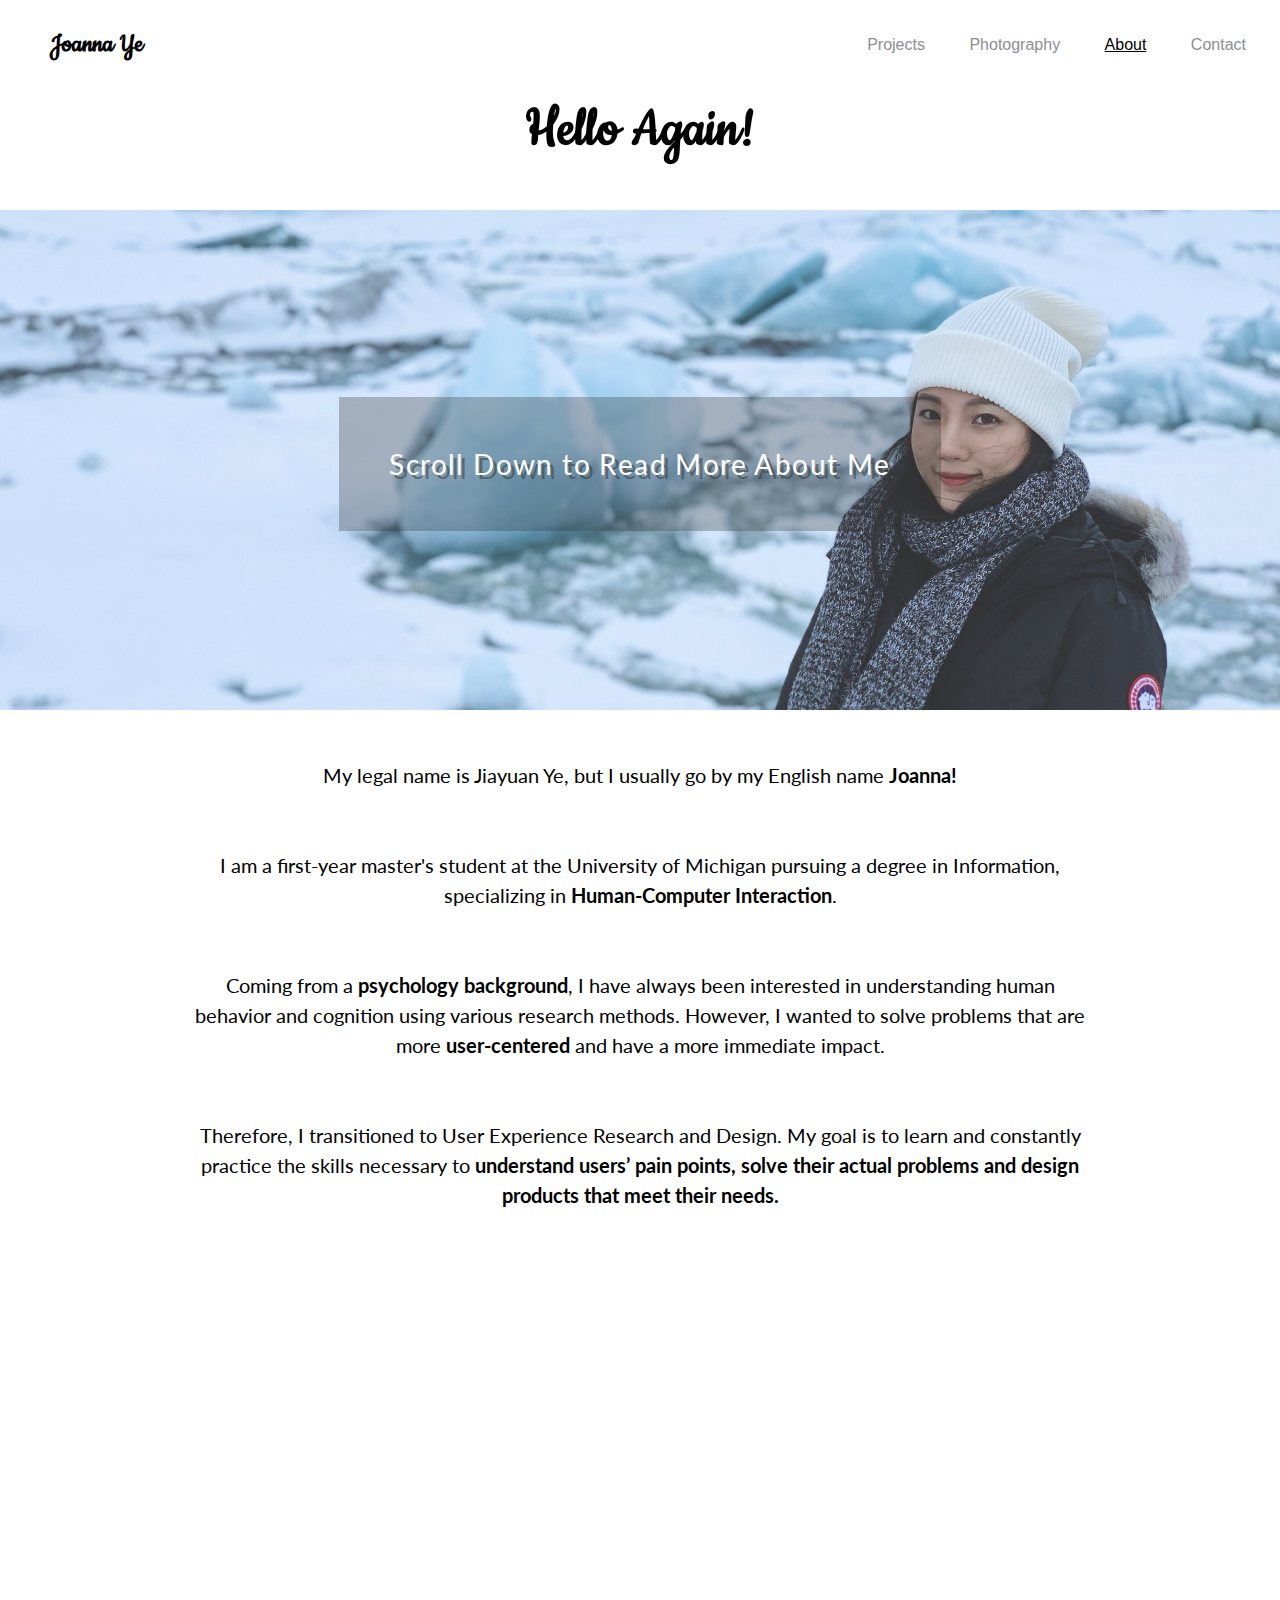
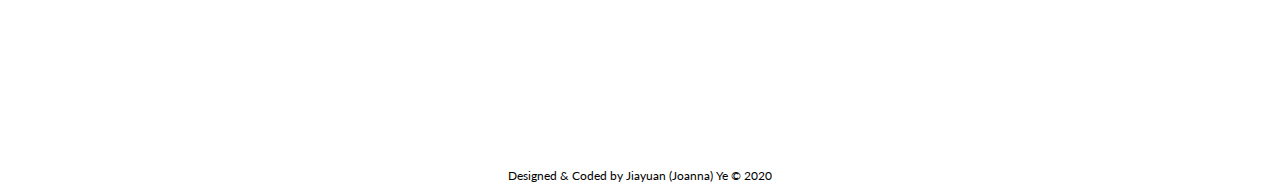
<file: about.html>
<!DOCTYPE html>
<html lang="en" dir="ltr">
  <head>
<!-- Global site tag (gtag.js) - Google Analytics -->
    <script async src="https://www.googletagmanager.com/gtag/js?id=UA-160808716-4"></script>
    <script>
      window.dataLayer = window.dataLayer || [];
      function gtag(){dataLayer.push(arguments);}
      gtag('js', new Date());

      gtag('config', 'UA-160808716-4');
    </script>
    <meta charset="utf-8">
    <title>Joanna Ye Portfolio</title>
    <link rel="stylesheet" href="css/html5reset.css">
    <link rel="stylesheet" href="css/style.css">

  </head>
  <body>
    <a href="#main" class="jump">Jump to Content</a>
    <header class="header">
      <h2 class="logo"><a href="index.html">Joanna Ye</a></h2>
      <nav>
        <ul class="nav-menu">
          <li><a href="index.html">Projects</a></li>
          <li><a href="photography.html">Photography</a></li>
          <li><a id="current" href="about.html">About</a></li>
          <li><a href="contact.html">Contact</a></li>
        </ul>
      </nav>
    </header>

    <main>
      <div class="intro" id="main">
        <div class="greeting">
          <h1>Hello Again!</h1>
        </div>
      </div>

      <div class="parallax-img1">
        <div class="caption">
          <span class="border">Scroll Down to Read More About Me</span>
        </div>
      </div>

      <div class="parallax-text">
        <p>My legal name is Jiayuan Ye, but I usually go by my English name <span class="bold">Joanna!</span></p>
        <br><br>
        <p>I am a first-year master's student at the University of Michigan pursuing a degree in Information, specializing in <span class="bold">Human-Computer Interaction</span>.</p>
        <br><br>
        <p>Coming from a <span class="bold">psychology background</span>, I have always been interested in understanding human behavior and cognition using various research methods. However, I wanted to solve problems that are more <span class="bold">user-centered</span> and have a more immediate impact. </p>
        <br><br>
        <p>Therefore, I transitioned to User Experience Research and Design. My goal is to learn and constantly practice the skills necessary to <span class="bold">understand users’ pain points, solve their actual problems and design products that meet their needs.</span></p>
      </div>
      <div class="parallax-img2"></div>

      <footer>
        <div class="footer">
          <p> Designed & Coded by Jiayuan (Joanna) Ye &copy; 2020</p>
        </div>
      </footer>
    </main>
  </body>
</html>
</file>
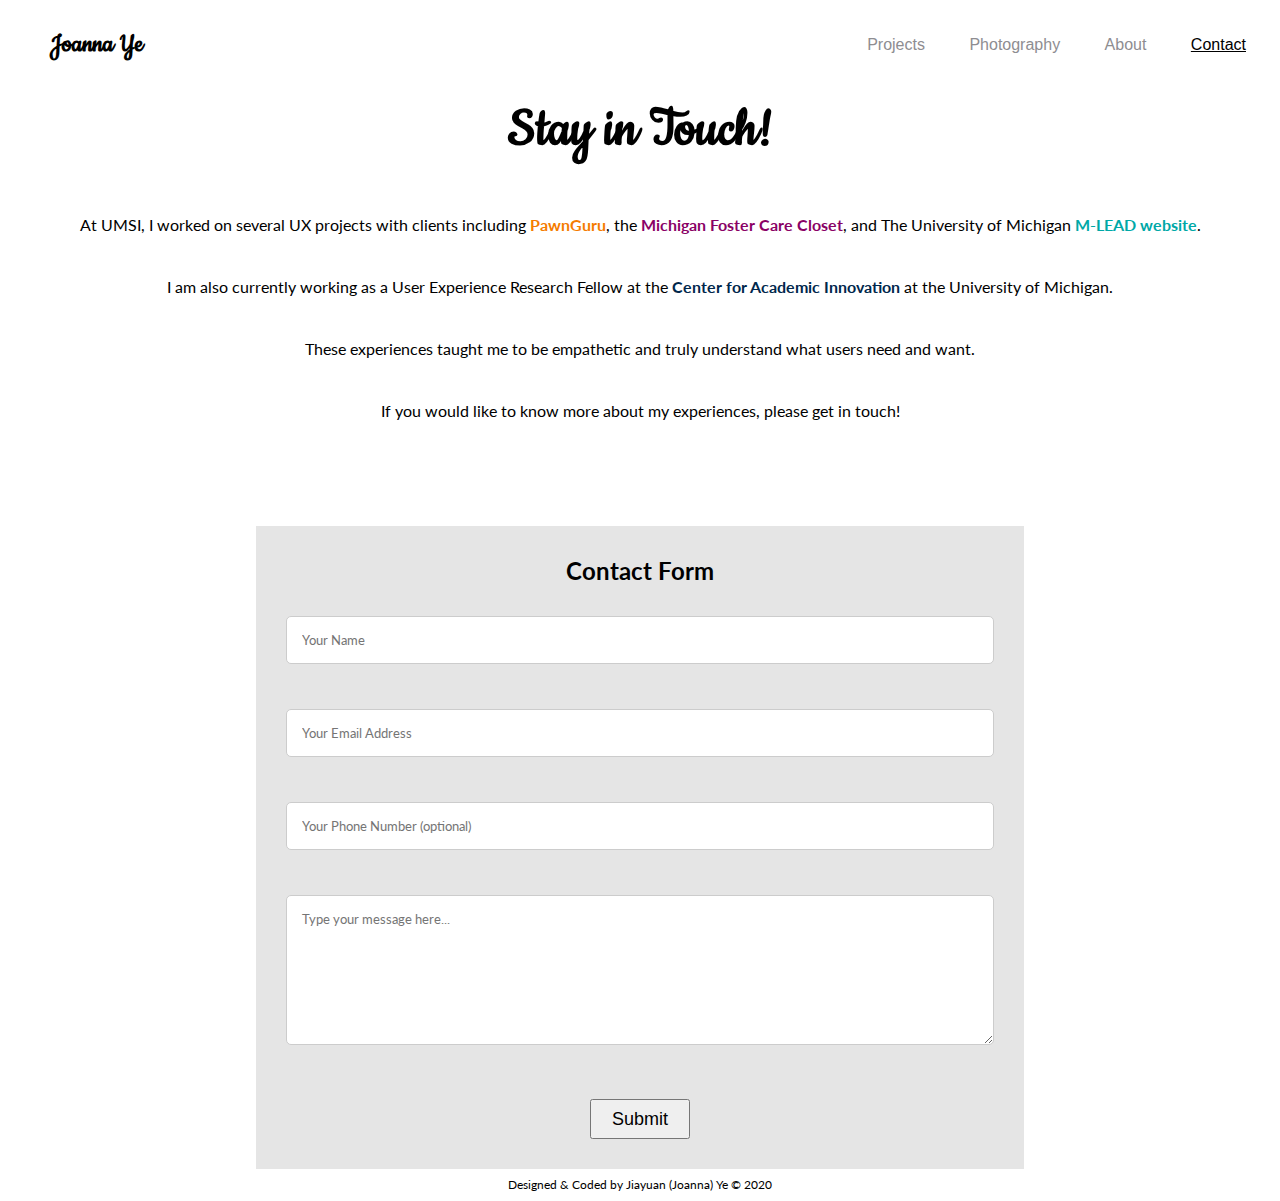
<file: contact.html>
<!DOCTYPE html>
<html lang="en" dir="ltr">
  <head>
<!-- Global site tag (gtag.js) - Google Analytics -->
    <script async src="https://www.googletagmanager.com/gtag/js?id=UA-160808716-5"></script>
    <script>
      window.dataLayer = window.dataLayer || [];
      function gtag(){dataLayer.push(arguments);}
      gtag('js', new Date());

      gtag('config', 'UA-160808716-5');
    </script>
    <meta charset="utf-8">
    <title>Joanna Ye Portfolio</title>
    <link rel="stylesheet" href="css/html5reset.css">
    <link rel="stylesheet" href="css/style.css">

  </head>
  <body>
    <a href="#main" class="jump">Jump to Content</a>
    <header class="header">
      <h2 class="logo"><a href="index.html">Joanna Ye</a></h2>
      <nav>
        <ul class="nav-menu">
          <li><a href="index.html">Projects</a></li>
          <li><a href="photography.html">Photography</a></li>
          <li><a href="about.html">About</a></li>
          <li><a id="current" href="contact.html">Contact</a></li>
        </ul>
      </nav>
    </header>

    <main>
      <div class="intro" id="main">
        <div class="greeting">
          <h1>Stay in Touch!</h1>
        </div>
      </div>

      <div class="contact-text">
        <p>At UMSI, I worked on several UX projects with clients including <a href="https://www.pawnguru.com/" id="link1">PawnGuru</a>, the <a href="https://www.michiganfostercarecloset.org/" id="link2">Michigan Foster Care Closet</a>, and The University of Michigan <a href="https://mlead.umich.edu/" id="link3">M-LEAD website</a>.</p>
        <br><br>
        <p>I am also currently working as a User Experience Research Fellow at the <a href="https://ai.umich.edu/" id="link4">Center for Academic Innovation</a> at the University of Michigan.</p>
        <br><br>
        <p>These experiences taught me to be empathetic and truly understand what users need and want.</p>
        <br><br>
        <p>If you would like to know more about my experiences, please get in touch!</p>
      </div>

      <div class="contact_container">
        <form class="contact">
          <h2>Contact Form</h2>
          <!-- <label>Name</lable> -->
          <input aria-label="name" type="text" id="name" placeholder="Your Name" required/>
          <br><br>

          <!-- <label>Email</label> -->
          <input aria-label="email" type="email" id="email" placeholder="Your Email Address" required/>
          <br><br>

          <!-- <label>Phone Number</label> -->
          <input aria-label="tel" type="tel" id="phone" placeholder="Your Phone Number (optional)"/>
          <br><br>

          <!-- <label>Message</label> -->
          <textarea aria-label="message" id="message" placeholder="Type your message here..." required></textarea>
          <br><br>

          <button type="submit" id="submit">Submit</button>
        </form>
      </div>

      <footer>
        <div class="footer">
          <p> Designed & Coded by Jiayuan (Joanna) Ye &copy; 2020</p>
        </div>
      </footer>
    </main>
  </body>
</html>
</file>
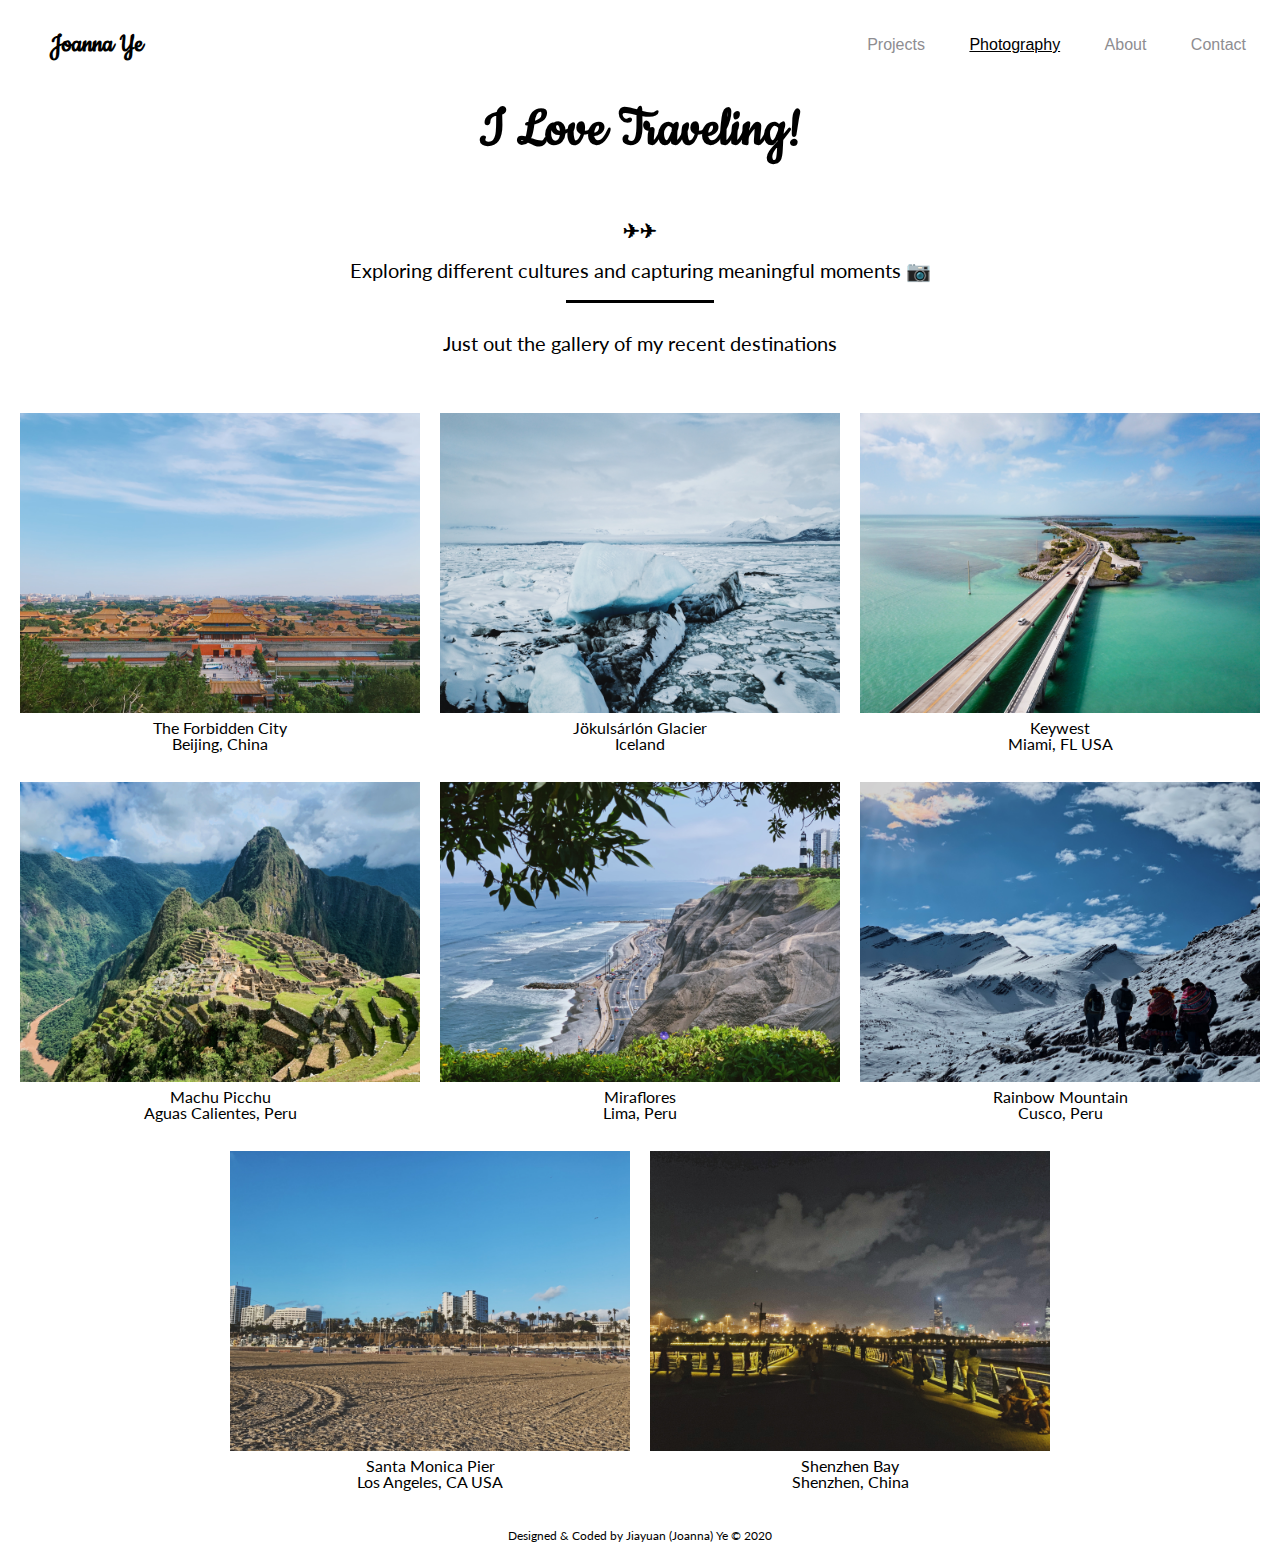
<file: photography.html>
<!DOCTYPE html>
<html lang="en" dir="ltr">
  <head>
<!-- Global site tag (gtag.js) - Google Analytics -->
    <script async src="https://www.googletagmanager.com/gtag/js?id=UA-160808716-3"></script>
    <script>
      window.dataLayer = window.dataLayer || [];
      function gtag(){dataLayer.push(arguments);}
      gtag('js', new Date());

      gtag('config', 'UA-160808716-3');
    </script>
    <meta charset="utf-8">
    <title>Joanna Ye Portfolio</title>
    <link rel="stylesheet" href="css/html5reset.css">
    <link rel="stylesheet" href="css/style.css">

  </head>
  <body>
    <a href="#main" class="jump">Jump to Content</a>
    <header class="header">
      <h2 class="logo"><a href="index.html">Joanna Ye</a></h2>
      <nav>
        <ul class="nav-menu">
          <li><a href="index.html">Projects</a></li>
          <li><a id="current" href="photography.html">Photography</a></li>
          <li><a href="about.html">About</a></li>
          <li><a href="contact.html">Contact</a></li>
        </ul>
      </nav>
    </header>

    <main>
      <div class="intro" id="main">
        <div class="greeting">
          <h1>I Love Traveling!</h1>
        </div>
        <div class="intro-content">
          <p><span class="bold">✈✈</span>
          <br>Exploring different cultures and capturing meaningful moments 📷</p>
          <div class="line-break"></div>
          <p>Just out the gallery of my recent destinations</p>
        </div>
      </div>

      <div class="flex-container">
        <div class="picture-card">
          <img src="images/photography/forbidden-city.jpg" alt="The Forbidden City">
          <p class="picture-description">The Forbidden City <br>Beijing, China</p>
        </div>

        <div class="picture-card">
          <img src="images/photography/iceland.jpg" alt="Jökulsárlón">
          <p class="picture-description">Jökulsárlón Glacier <br>Iceland</p>
        </div>

        <div class="picture-card">
          <img src="images/photography/keywest.jpg" alt="Keywest">
          <p class="picture-description">Keywest <br>Miami, FL USA</p>
        </div>

        <div class="picture-card">
          <img src="images/photography/machupicchu.jpg" alt="Machu Picchu">
          <p class="picture-description">Machu Picchu <br>Aguas Calientes, Peru</p>
        </div>

        <div class="picture-card">
          <img src="images/photography/miraflores.jpg" alt="Miraflores">
          <p class="picture-description">Miraflores <br>Lima, Peru</p>
        </div>

        <div class="picture-card">
          <img src="images/photography/rainbow-mountain.jpg" alt="Rainbow Mountain">
          <p class="picture-description">Rainbow Mountain <br>Cusco, Peru</p>
        </div>

        <div class="picture-card">
          <img src="images/photography/santa-monica.jpg" alt="Santa Monica Pier">
          <p class="picture-description">Santa Monica Pier<br>Los Angeles, CA USA</p>
        </div>

        <div class="picture-card">
          <img src="images/photography/shenzhen.jpg" alt="Shenzhen Bay">
          <p class="picture-description">Shenzhen Bay<br>Shenzhen, China</p>
        </div>
      </div>

      <footer>
        <div class="footer">
          <p> Designed & Coded by Jiayuan (Joanna) Ye &copy; 2020</p>
        </div>
      </footer>
    </main>
  </body>
</html>
</file>
<file: css/style.css>
@import url("https://fonts.googleapis.com/css?family=Cookie");
@import url("https://fonts.googleapis.com/css?family=Lato");
@import url("https://fonts.googleapis.com/css?family=Raleway");

body{
  font-family: "Lato", sans-serif;
}

/* styling the header */
.header{
  display: flex;
  width: 95%;
  height: 50px;
  justify-content: space-between;
  align-items: center;
  background-color: white;
  position: fixed;
  top: 0;
  z-index: 99;
}

.logo{
  font-family: "Cookie", cursive;
  font-size: 28px;
}

.logo a{
  color: black;
  text-decoration: none;
}

.nav-menu{
  font-family: "Avenir Light", sans-serif;
}

.nav-menu a{
  text-decoration: none;
  color: #8E8D91;
}

.nav-menu a#current{
  text-decoration: underline;
  color: black;
}

.nav-menu a:hover{
  text-decoration: underline;
  color: black;
}

/* jump to main content */
.jump{
    position:absolute;
    top: -40px;
    overflow: hidden;
    z-index: 1;
}

.jump:focus{
    color: white;
    background-color: black;
    text-align: center;
    font-size: 16px;
    top: 10px;
    left: 0 auto;
    width: 30%;
    margin: 10px 35%;
    padding: 10px;
    border-radius: 15px;
    z-index: 999;
}

/* styling the intoduction */
.intro{
  margin-top: 100px;
}

h1{
  font-family: "Cookie", cursive;
}

.greeting{
  text-align: center;
  margin-bottom: 50px;
}

.intro-grid{
  display: grid;
}

.intro-content{
  font-size: 20px;
  font-weight: normal;
  margin: 20px auto;
  line-height: 40px;
  text-align: center;
}

.line-break{
  border-top: 3px solid black;
  width: 10%;
  margin: 0 auto;
  margin-top: 10px;
  padding: 10px;
}

/* styling of projects display - using grid and flip-card */
.grid-container{
  display: grid;
  margin-bottom: 50px;
}

#card1{
  background-color: #FFF2E3;
}

#card2{
  background-color: #F5F9F1;
}

#card3{
  background-color: #E7F8FF;
}

.portfolio-images{
  width: 80%;
  margin: auto;
}

.project-role{
  font-size: 16px;
  color: black;
  padding-top: 20px;
}

.flip-card{
  background-color: transparent;
  /* width: 300px; */
  height: 300px;
  margin: 5%;
}

.flip-card-inner{
  width: 100%;
  height: 100%;
  text-align: center;
  transition: transform 0.6s;
  transform-style: preserve-3d;
  box-shadow: 0 4px 8px 0 rgba(0,0,0,0.2);
}

.flip-card:hover .flip-card-inner{
  transform: rotateY(180deg);
}

.flip-card:focus .flip-card-inner{
  transform: rotateY(180deg);
}

.flip-card-front, .flip-card-back{
  position: absolute;
  width: 100%;
  height: 100%;
  -webkit-backface-visibility: hidden;
          backface-visibility: hidden;
}

.flip-card-back{
  color: rgba(0, 0, 0, 0.7);
  transform: rotateY(180deg);
}

.project-title{
  font-weight: bold;
  font-size: 28px;
  padding-top: 20px;
  padding-bottom: 20px;
}



/* styling of the photography page - using flexbox */
.flex-container{
  display: flex;
  justify-content: center;
  align-items: center;
  flex-wrap: wrap;
  margin-top: 50px;
}

.picture-card{
  text-align: center;
  margin: 0 10px 30px 10px;
}

.picture-card > img{
  width: 400px;
}

.picture-description{
  margin-top: 5px;
}

.picture-self{
  width: 30%;
  margin-left: 5%;
}

/* parallax images */
.parallax-img1, .parallax-img2{
  height: 500px;
  background-attachment: fixed;
  background-position: center;
  background-repeat: no-repeat;
  background-size: cover;
}

.parallax-img1{
  background-image: url("../images/me1.jpg");
  opacity: 0.8;
}

.parallax-img2{
  background-image: url("../images/me2.jpg");
  opacity: 0.6;
}

.caption{
  position: absolute;
  left: 0;
  top: 50%;
  width: 100%;
  text-align: center;
  color: #000;
}

/* text shadow effect from cssnewbie */
.caption span.border{
  background-color: rgba(0, 0, 0, 0.3);
  color: #fff;
  padding: 50px;
  font-size: 28px;
  letter-spacing: .05em;
  text-shadow: 4px 4px 0px rgba(0, 0, 0, 0.5);
}

.parallax-text{
  text-align: center;
  font-size: 20px;
  padding: 50px 80px;
  width: 70%;
  margin: 0 auto;
  line-height: 30px;
}

.contact-text p{
  text-align: center;
  line-height: 30px;
}

/* styling the contact form */
.contact h2{
  font-size: 24px;
  font-weight: bold;
  margin-bottom: 30px;
}

.contact_container{
  background-color: rgba(0, 0, 0, 0.1);
  width: 60%;
  margin: 0 auto;
  line-height: 30px;
  position: relative;
}

.contact{
  padding: 30px;
  margin-top: 100px;
  text-align: center;
}

.contact input, textarea{
  width: 100%;
  padding: 15px;
  border: 1px solid #ccc;
  border-radius: 5px;
  box-sizing: border-box;
  margin-bottom: 15px;
  resize: vertical;
  font-family: "Lato", sans-serif;
}

.contact textarea{
  height: 150px;
}

#submit{
  height: 40px;
  width: 100px;
  font-size: 18px;
  cursor: pointer;
}

#submit:hover{
  background:
}

/* styling the footer */
.footer{
  margin: 0 auto;
}

.footer p{
  font-size: 12px;
  text-align: center;
  margin: 10px;
}

/* other styling */
.bold{
  font-weight: bold;
}

.grey{
  color: #8E8D91;
}

#link1{
  text-decoration: none;
  color: #F57C00;
  font-weight: bold;
}

#link2{
  text-decoration: none;
  color: #8A0166;
  font-weight: bold;
}

#link3{
  text-decoration: none;
  color: #00A8A7;
  font-weight: bold;
}

#link4{
  text-decoration: none;
  color: #00274C;
  font-weight: bold;
}

#link1:hover, #link2:hover, #link3:hover, #link4:hover{
  text-decoration: underline;
  color: black;
  font-weight: bold;
}


/* mobile view */
@media screen and (max-width: 500px) {
  .header{
    padding: 20px;
  }

  .nav-menu{
    display: inline-block;
    margin-top: 10px;
    line-height: 20px;
  }

  h1{
    font-size: 40px;
  }

  .grid-container{
    grid-template-columns: 1fr;
    margin-top: 50px;
  }

  .parallax-img1, .parallax-img2{
    background-attachment: scroll;
  }

  .caption span.border{
    font-size: 20px;
  }

  .parallax-text{
    font-size: 16px;
  }

}

/* tablet view */
@media screen and (min-width: 501px) and (max-width: 899px){
  .header{
    padding: 20px 50px 10px 50px;
  }

  .nav-menu{
    padding: 50px;
  }

  h1{
    font-size: 48px;
  }

  .grid-container{
    grid-template-columns: 1fr 1fr;
    margin-top: 50px;
  }

  .parallax-img1, .parallax-img2{
    background-attachment: scroll;
  }

  .caption span.border{
    font-size: 24px;
  }

  .parallax-text{
    font-size: 18px;
  }
}

/* desktop view */
@media screen and (min-width: 900px) {
  .header{
    padding: 20px 50px 10px 50px;
  }

  .nav-menu li{
    display: inline;
    padding: 20px;
  }

  h1{
    font-size: 60px;
  }

  .grid-container{
    grid-template-columns: 1fr 1fr 1fr;
    margin-top: 100px;
  }

/* css-generated animation */
  .greeting{
    -webkit-animation: tracking-in-expand 1s cubic-bezier(0.215, 0.610, 0.355, 1.000) both;
  	        animation: tracking-in-expand 1s cubic-bezier(0.215, 0.610, 0.355, 1.000) both;
  }

  @-webkit-keyframes tracking-in-expand {
    0% {
      letter-spacing: -0.5em;
      opacity: 0;
    }
    40% {
      opacity: 0.6;
    }
    100% {
      opacity: 1;
    }
  }

  @keyframes tracking-in-expand {
    0% {
      letter-spacing: -0.5em;
      opacity: 0;
    }
    40% {
      opacity: 0.6;
    }
    100% {
      opacity: 1;
    }
  }

  @media (prefers-reduced-motion: reduce){
    .greeting{
      -webkit-animation: none;
      animation: none;
    }
  }
}
</file>
